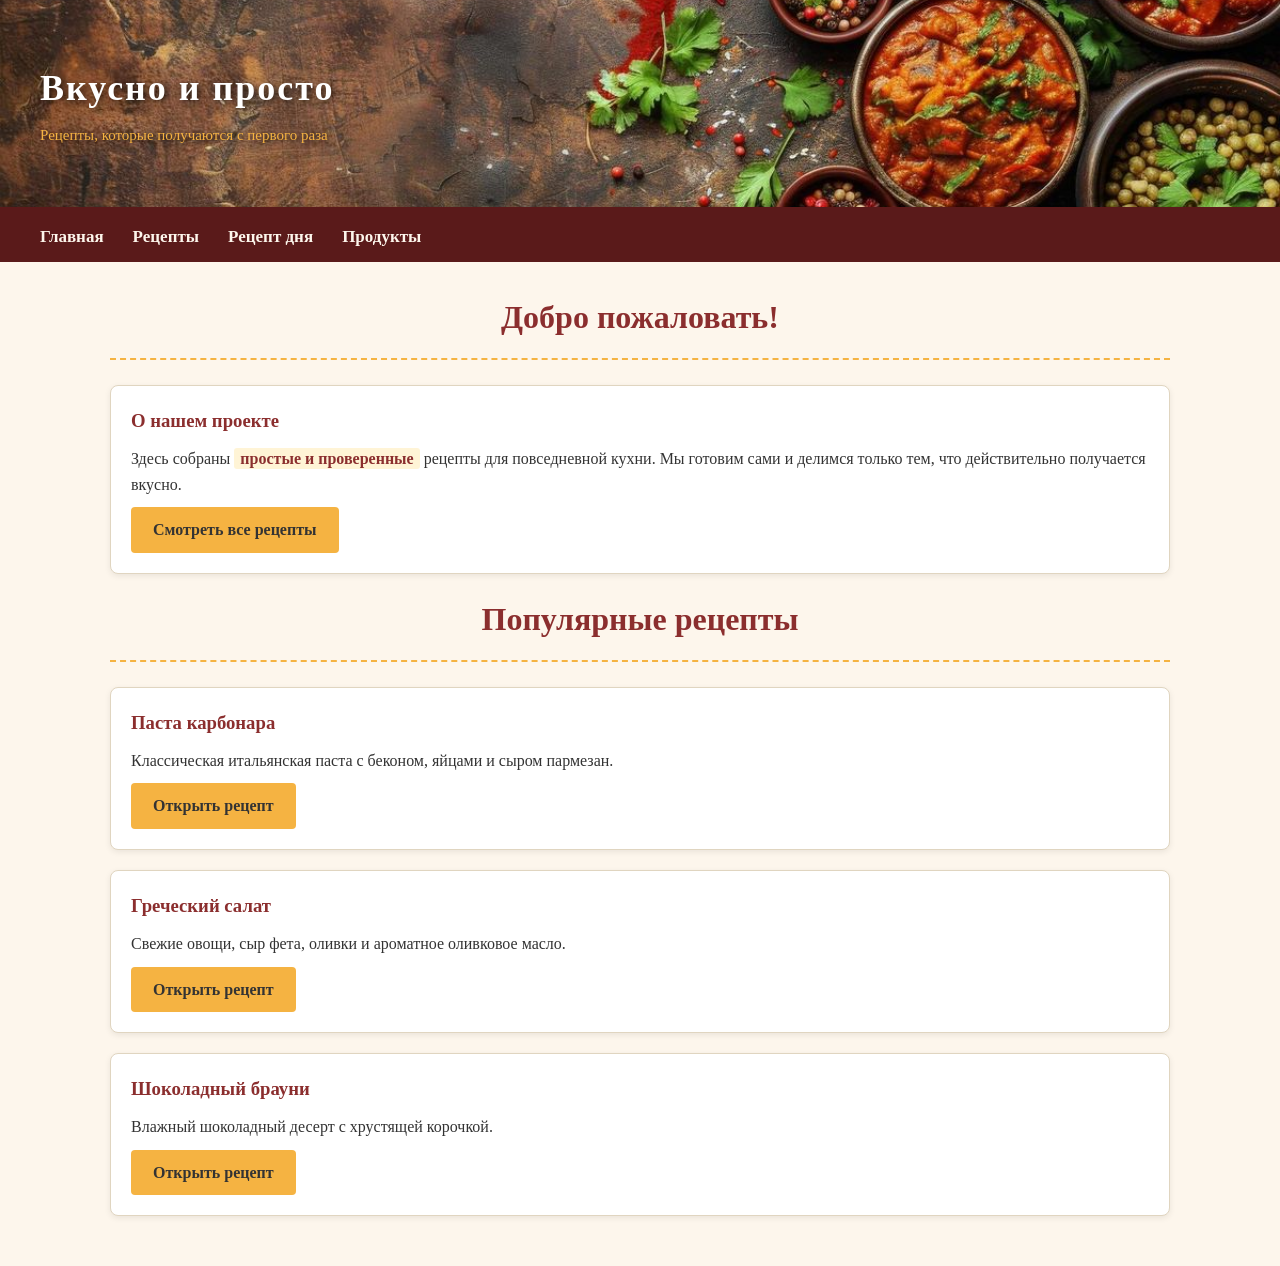
<file: lab2/index.html>
<!DOCTYPE html>
<html lang="ru">
    <head>
    <meta charset="UTF-8">
    <meta name="viewport" content="width=device-width, initial-scale=1.0">
    <title>Вкусно и просто — Главная</title>
    <link rel="stylesheet" href="css/style.css">
</head>
<body>

<header>
    <h1>Вкусно и просто</h1>
    <p>Рецепты, которые получаются с первого раза</p>
</header>

<nav>
    <a href="index.html">Главная</a>
    <a href="recipes.html">Рецепты</a>
    <a href="recipe.html">Рецепт дня</a>
    <a href="products.html">Продукты</a>
</nav>

<div class="container">

    <h2 class="page-title">Добро пожаловать!</h2>

    <div class="card">
        <h3>О нашем проекте</h3>
        <p>
            Здесь собраны <span class="highlight">простые и проверенные</span> рецепты
            для повседневной кухни. Мы готовим сами и делимся только тем, что
            действительно получается вкусно.
        </p>
        <a href="recipes.html" class="btn">Смотреть все рецепты</a>
    </div>

    <h2 class="page-title">Популярные рецепты</h2>

    <div class="card">
        <h3> Паста карбонара</h3>
        <p>Классическая итальянская паста с беконом, яйцами и сыром пармезан.</p>
        <a href="recipe.html" class="btn">Открыть рецепт</a>
    </div>

    <div class="card">
        <h3> Греческий салат</h3>
        <p>Свежие овощи, сыр фета, оливки и ароматное оливковое масло.</p>
        <a href="recipe.html" class="btn">Открыть рецепт</a>
    </div>

    <div class="card">
        <h3> Шоколадный брауни</h3>
        <p>Влажный шоколадный десерт с хрустящей корочкой.</p>
        <a href="recipe.html" class="btn">Открыть рецепт</a>
    </div>

</div>

</body>
</html>
</file>
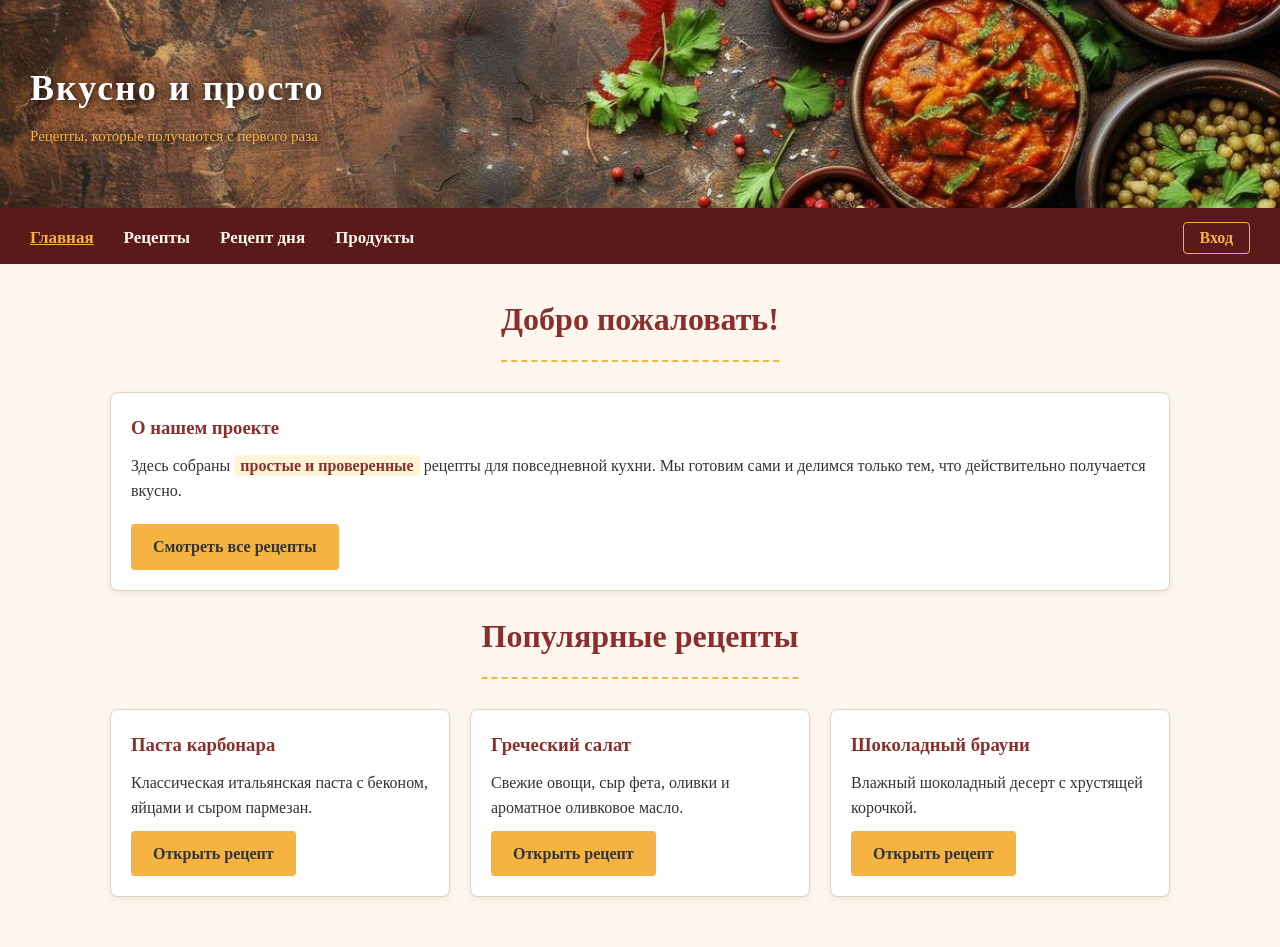
<file: lab4/index.html>
<!DOCTYPE html>
<html lang="ru">
<head>
  <meta charset="UTF-8">
  <meta name="viewport" content="width=device-width, initial-scale=1.0">
  <title>Вкусно и просто — Главная</title>
  <link rel="stylesheet" href="css/variables.css">
  <link rel="stylesheet" href="css/base.css">
  <link rel="stylesheet" href="css/flex.css">
  <link rel="stylesheet" href="css/animation.css">
  <link rel="stylesheet" href="css/form.css">
</head>
<body>

  <header class="header">
    <h1 class="header__title">Вкусно и просто</h1>
    <p class="header__subtitle">Рецепты, которые получаются с первого раза</p>
  </header>

  <nav class="nav layout__nav">
    <a class="nav__link nav__link--active" href="index.html">Главная</a>
    <a class="nav__link" href="recipes.html">Рецепты</a>
    <a class="nav__link" href="recipe.html">Рецепт дня</a>
    <a class="nav__link" href="products.html">Продукты</a>
    
  
   <button class="nav__login-btn" id="open-login">Вход</button>
  </nav>

  <main class="main">
    <h2 class="page-title">Добро пожаловать!</h2>

    <div class="card">
      <h3 class="card__title">О нашем проекте</h3>
      <p class="card__text">
        Здесь собраны <span class="highlight">простые и проверенные</span> рецепты
        для повседневной кухни. Мы готовим сами и делимся только тем, что
        действительно получается вкусно.
      </p>
      <a href="recipes.html" class="button">Смотреть все рецепты</a>
    </div>

    <h2 class="page-title">Популярные рецепты</h2>

    <div class="cards">
      <article class="card">
        <h3 class="card__title">Паста карбонара</h3>
        <p class="card__text">Классическая итальянская паста с беконом, яйцами и сыром пармезан.</p>
        <a href="recipe.html" class="button">Открыть рецепт</a>
      </article>

      <article class="card">
        <h3 class="card__title">Греческий салат</h3>
        <p class="card__text">Свежие овощи, сыр фета, оливки и ароматное оливковое масло.</p>
        <a href="recipe.html" class="button">Открыть рецепт</a>
      </article>

      <article class="card">
        <h3 class="card__title">Шоколадный брауни</h3>
        <p class="card__text">Влажный шоколадный десерт с хрустящей корочкой.</p>
        <a href="recipe.html" class="button">Открыть рецепт</a>
      </article>
    </div>
  </main>
  <div class="modal" id="login-modal">
  <div class="modal__overlay" id="close-modal-overlay"></div>
  <div class="modal__content">
    <button class="modal__close" id="close-modal-btn">&times;</button>
    
    <form class="form" id="login-form" novalidate>
      <h2 class="form__title">Вход в личный кабинет</h2>
      
      <label class="form__field">
        <span class="form__label">Логин</span>
        <input class="form__input" type="text" id="login" name="login" placeholder="Ваш логин" required>
      </label>
      
      <label class="form__field">
        <span class="form__label">Пароль</span>
        <input class="form__input" type="password" id="password" name="password" placeholder="••••••••" required>
      </label>
      
      <label class="form__field">
        <span class="form__label">Email</span>
        <input class="form__input" type="email" id="email" name="email" placeholder="you@example.com">
      </label>
      
      <label class="form__checkbox">
        <input class="form__checkbox-input" type="checkbox" id="agreement" required>
        <span class="form__checkbox-text">Согласен на обработку персональных данных</span>
      </label>
      
      <button class="button button--primary form__submit" type="submit">Войти</button>
      <p class="form__message" id="form-message" role="status"></p>
    </form>
  </div>
</div>

<script src="js/form.js"></script>
</body>
</html>
</file>
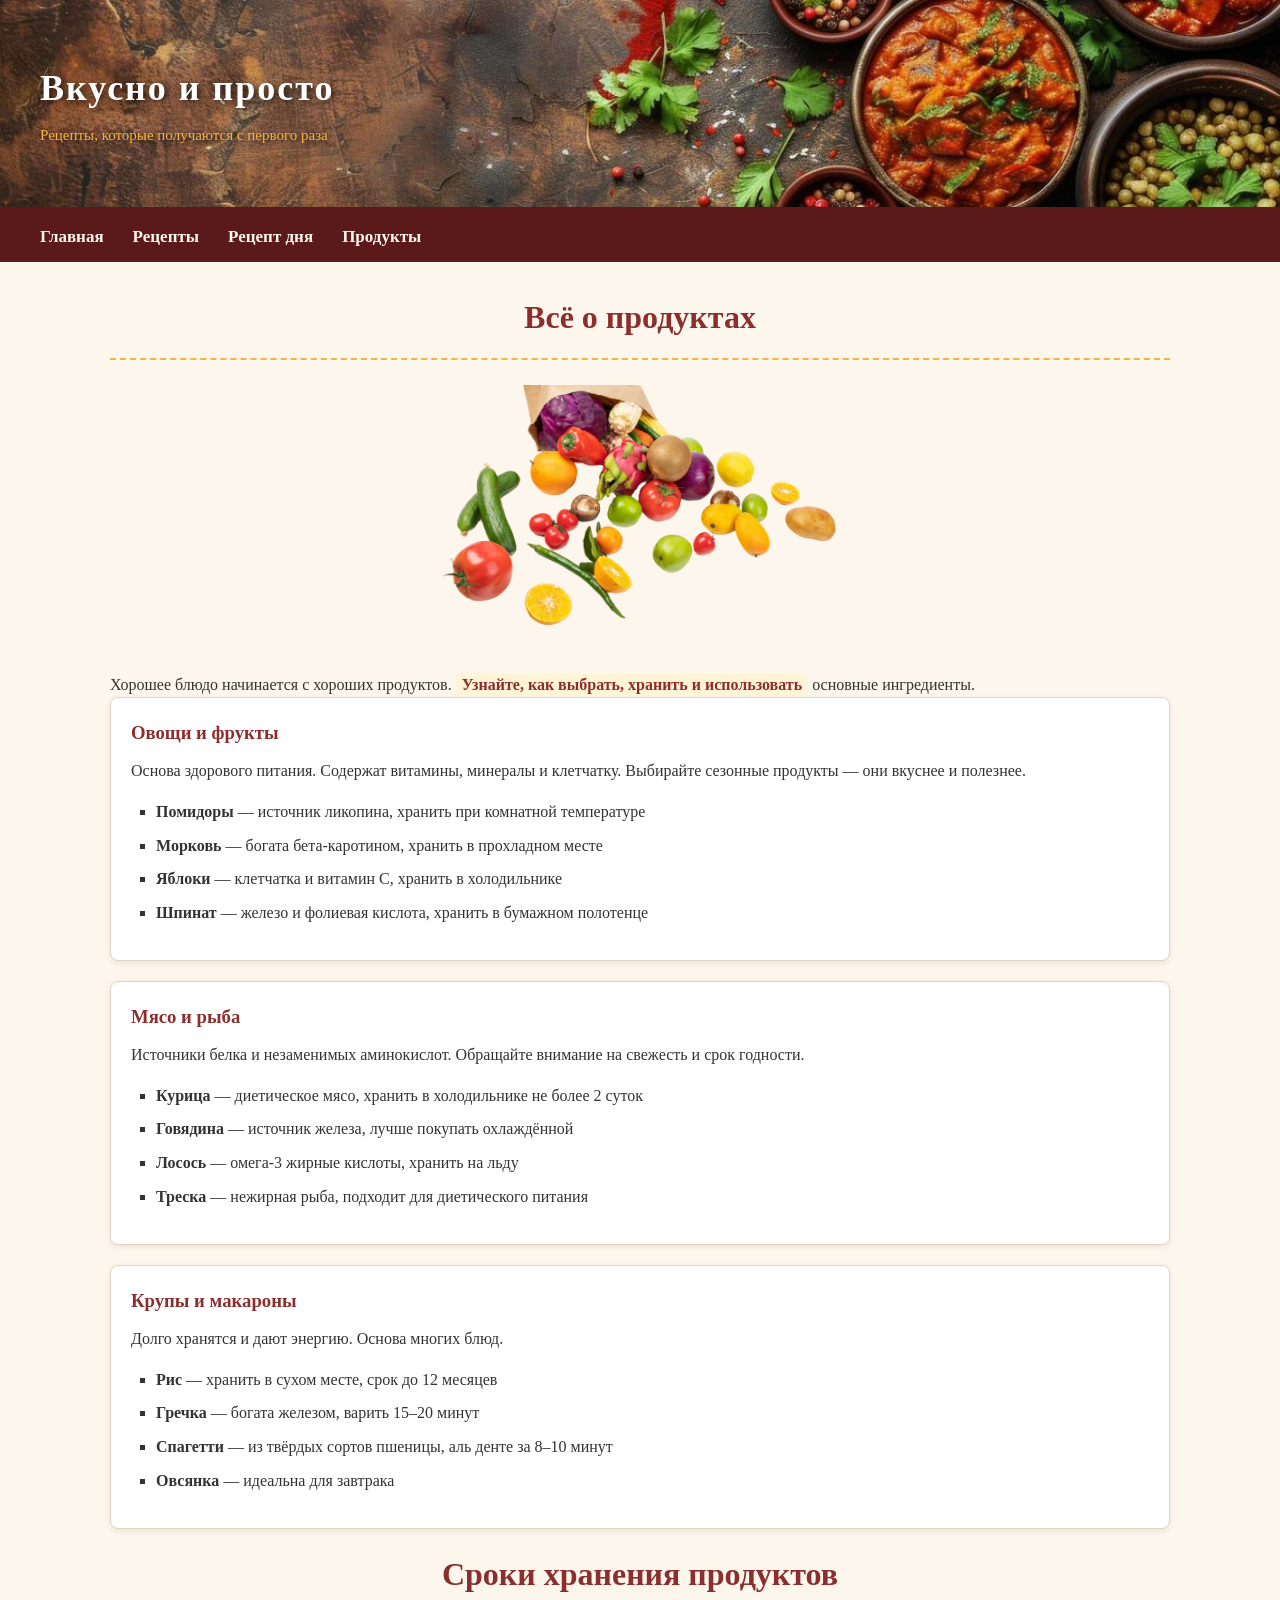
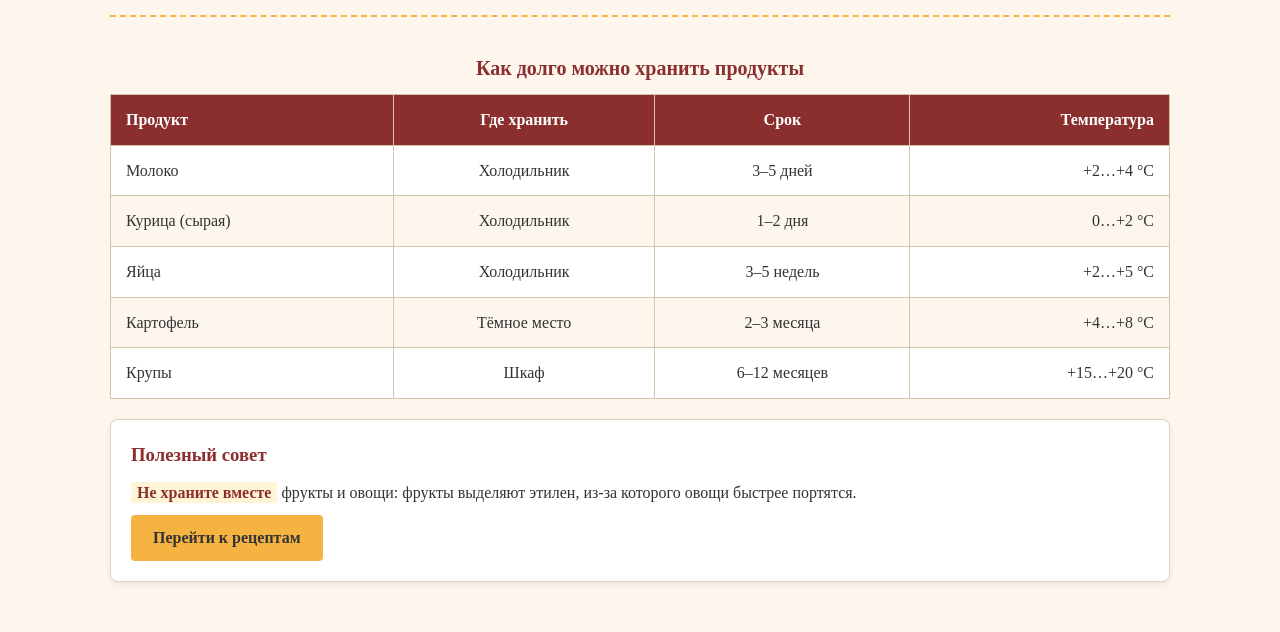
<file: lab2/products.html>
<!DOCTYPE html>
<html lang="ru">
<head>
    <meta charset="UTF-8">
    <meta name="viewport" content="width=device-width, initial-scale=1.0">
    <title>Вкусно и просто — Всё о продуктах</title>
    <link rel="stylesheet" href="css/style.css">
</head>
<body>

<header>
    <h1>Вкусно и просто</h1>
    <p>Рецепты, которые получаются с первого раза</p>
</header>

<nav>
    <a href="index.html">Главная</a>
    <a href="recipes.html">Рецепты</a>
    <a href="recipe.html">Рецепт дня</a>
    <a href="products.html">Продукты</a>
</nav>

<div class="container">

    <h2 class="page-title">Всё о продуктах</h2>

    <img class="small-image"
         src="images/овощи.png"
         alt="Овощи">

    <p>
        Хорошее блюдо начинается с хороших продуктов.
        <span class="highlight">Узнайте, как выбрать, хранить и использовать</span>
        основные ингредиенты.
    </p>

    <div class="card">
        <h3> Овощи и фрукты</h3>
        <p>
            Основа здорового питания. Содержат витамины, минералы и клетчатку.
            Выбирайте сезонные продукты — они вкуснее и полезнее.
        </p>
        <ul class="ingredients">
            <li><strong>Помидоры</strong> — источник ликопина, хранить при комнатной температуре</li>
            <li><strong>Морковь</strong> — богата бета-каротином, хранить в прохладном месте</li>
            <li><strong>Яблоки</strong> — клетчатка и витамин C, хранить в холодильнике</li>
            <li><strong>Шпинат</strong> — железо и фолиевая кислота, хранить в бумажном полотенце</li>
        </ul>
    </div>

    <div class="card">
        <h3> Мясо и рыба</h3>
        <p>
            Источники белка и незаменимых аминокислот. Обращайте внимание
            на свежесть и срок годности.
        </p>
        <ul class="ingredients">
            <li><strong>Курица</strong> — диетическое мясо, хранить в холодильнике не более 2 суток</li>
            <li><strong>Говядина</strong> — источник железа, лучше покупать охлаждённой</li>
            <li><strong>Лосось</strong> — омега-3 жирные кислоты, хранить на льду</li>
            <li><strong>Треска</strong> — нежирная рыба, подходит для диетического питания</li>
        </ul>
    </div>

    <div class="card">
        <h3> Крупы и макароны</h3>
        <p>
            Долго хранятся и дают энергию. Основа многих блюд.
        </p>
        <ul class="ingredients">
            <li><strong>Рис</strong> — хранить в сухом месте, срок до 12 месяцев</li>
            <li><strong>Гречка</strong> — богата железом, варить 15–20 минут</li>
            <li><strong>Спагетти</strong> — из твёрдых сортов пшеницы, аль денте за 8–10 минут</li>
            <li><strong>Овсянка</strong> — идеальна для завтрака</li>
        </ul>
    </div>

    <h2 class="page-title">Сроки хранения продуктов</h2>

    <table>
        <caption>Как долго можно хранить продукты</caption>
        <thead>
            <tr>
                <th class="col-left">Продукт</th>
                <th class="col-center">Где хранить</th>
                <th class="col-center">Срок</th>
                <th class="col-right">Температура</th>
            </tr>
        </thead>
        <tbody>
            <tr>
                <td class="col-left">Молоко</td>
                <td class="col-center">Холодильник</td>
                <td class="col-center">3–5 дней</td>
                <td class="col-right">+2…+4 °C</td>
            </tr>
            <tr>
                <td class="col-left">Курица (сырая)</td>
                <td class="col-center">Холодильник</td>
                <td class="col-center">1–2 дня</td>
                <td class="col-right">0…+2 °C</td>
            </tr>
            <tr>
                <td class="col-left">Яйца</td>
                <td class="col-center">Холодильник</td>
                <td class="col-center">3–5 недель</td>
                <td class="col-right">+2…+5 °C</td>
            </tr>
            <tr>
                <td class="col-left">Картофель</td>
                <td class="col-center">Тёмное место</td>
                <td class="col-center">2–3 месяца</td>
                <td class="col-right">+4…+8 °C</td>
            </tr>
            <tr>
                <td class="col-left">Крупы</td>
                <td class="col-center">Шкаф</td>
                <td class="col-center">6–12 месяцев</td>
                <td class="col-right">+15…+20 °C</td>
            </tr>
        </tbody>
    </table>

    <div class="card">
        <h3>Полезный совет</h3>
        <p>
            <span class="highlight">Не храните вместе</span> фрукты и овощи:
            фрукты выделяют этилен, из-за которого овощи быстрее портятся.
        </p>
        <a href="recipes.html" class="btn">Перейти к рецептам</a>
    </div>

</div>

</body>
</html>
</file>
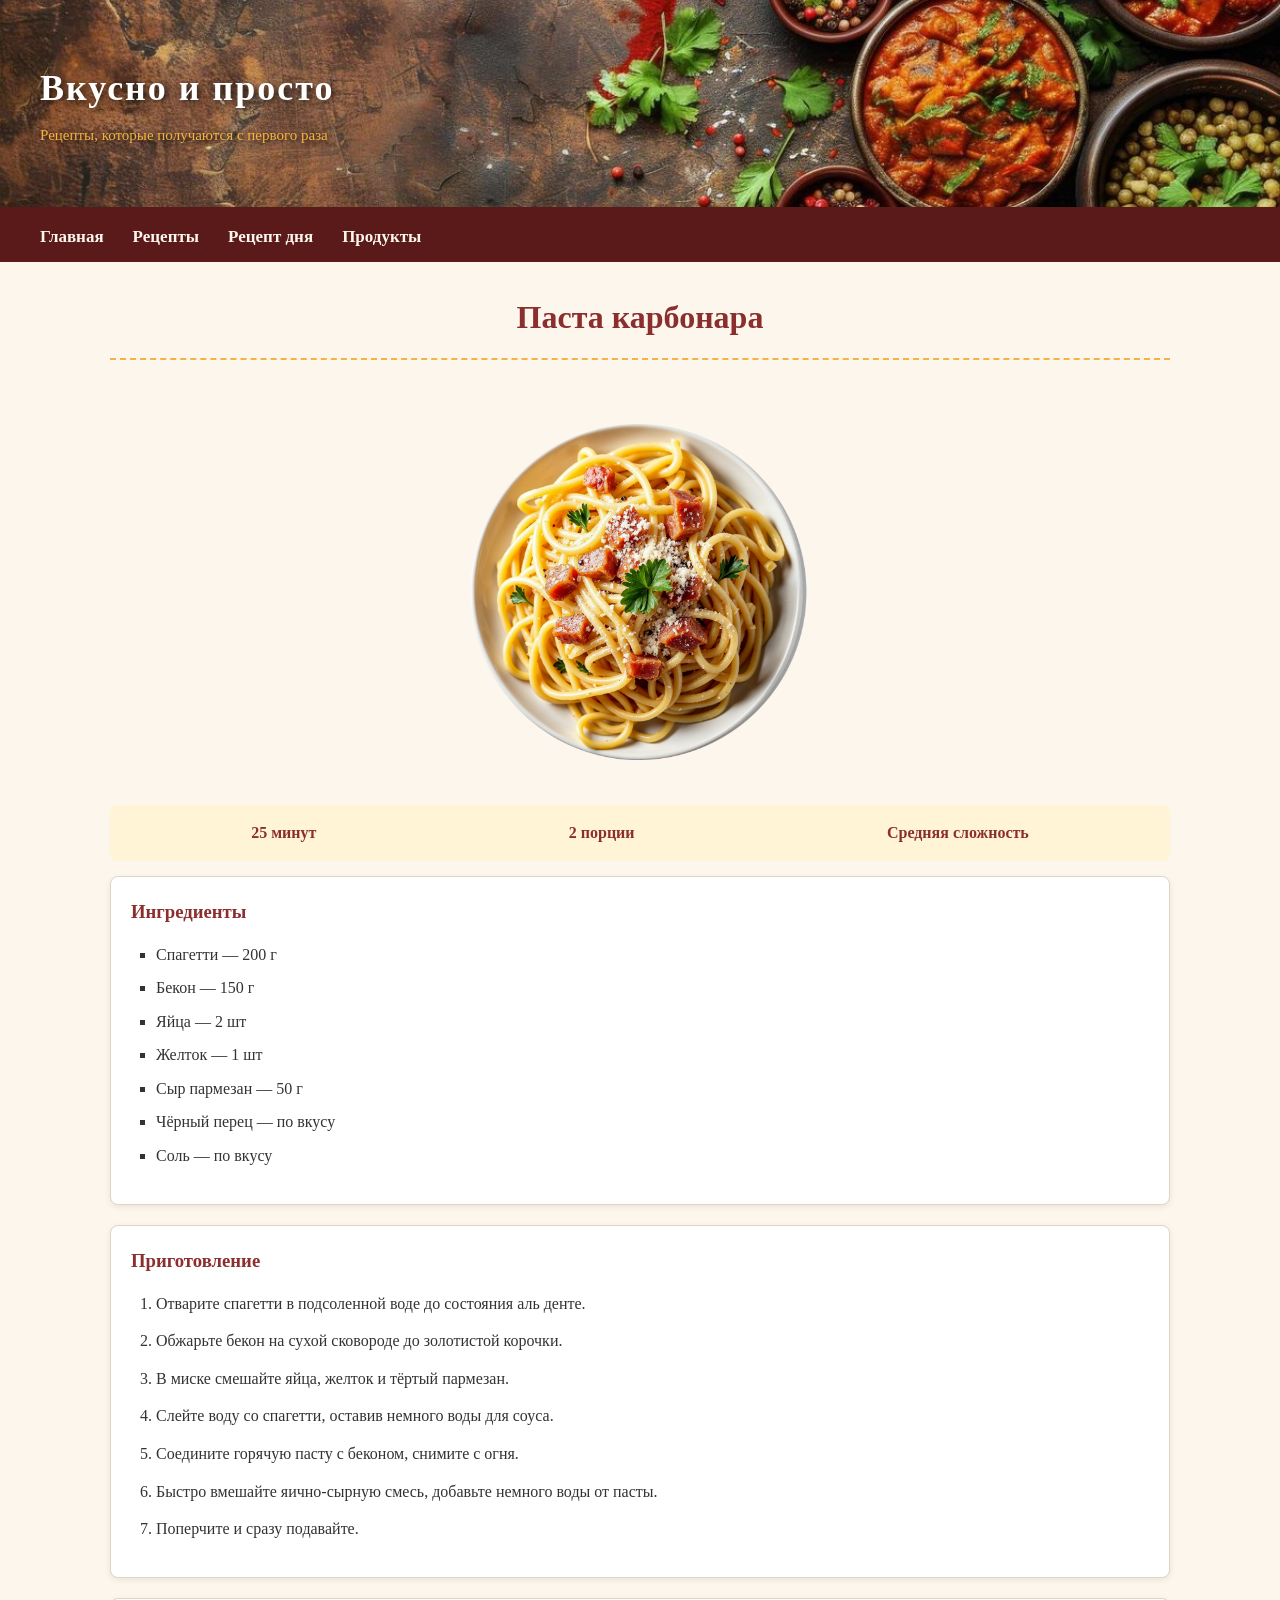
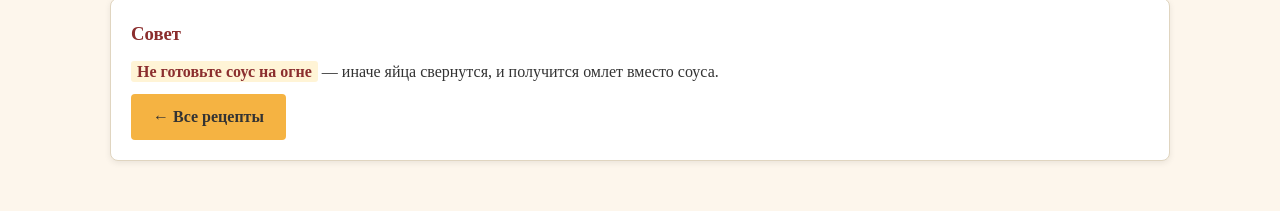
<file: lab2/recipe.html>
<!DOCTYPE html>
<html lang="ru">
<head>
    <meta charset="UTF-8">
    <meta name="viewport" content="width=device-width, initial-scale=1.0">
    <title>Вкусно и просто — Паста карбонара</title>
    <link rel="stylesheet" href="css/style.css">
</head>
<body>

<header>
    <h1>Вкусно и просто</h1>
    <p>Рецепты, которые получаются с первого раза</p>
</header>

<nav>
    <a href="index.html">Главная</a>
    <a href="recipes.html">Рецепты</a>
    <a href="recipe.html">Рецепт дня</a>
    <a href="products.html">Продукты</a>
</nav>

<div class="container">

    <h2 class="page-title">Паста карбонара</h2>

    <img class="small-image"
         src="images/паста.png"
         alt="Паста карбонара">
        

    <div class="recipe-meta">
        <span> 25 минут</span>
        <span> 2 порции</span>
        <span> Средняя сложность</span>
    </div>

    <div class="card">
        <h3>Ингредиенты</h3>
        <ul class="ingredients">
            <li>Спагетти — 200 г</li>
            <li>Бекон — 150 г</li>
            <li>Яйца — 2 шт</li>
            <li>Желток — 1 шт</li>
            <li>Сыр пармезан — 50 г</li>
            <li>Чёрный перец — по вкусу</li>
            <li>Соль — по вкусу</li>
        </ul>
    </div>

    <div class="card">
        <h3>Приготовление</h3>
        <ol class="steps">
            <li>Отварите спагетти в подсоленной воде до состояния аль денте.</li>
            <li>Обжарьте бекон на сухой сковороде до золотистой корочки.</li>
            <li>В миске смешайте яйца, желток и тёртый пармезан.</li>
            <li>Слейте воду со спагетти, оставив немного воды для соуса.</li>
            <li>Соедините горячую пасту с беконом, снимите с огня.</li>
            <li>Быстро вмешайте яично-сырную смесь, добавьте немного воды от пасты.</li>
            <li>Поперчите и сразу подавайте.</li>
        </ol>
    </div>

    <div class="card">
        <h3>Совет</h3>
        <p>
            <span class="highlight">Не готовьте соус на огне</span> — иначе яйца свернутся,
            и получится омлет вместо соуса.
        </p>
        <a href="recipes.html" class="btn">← Все рецепты</a>
    </div>

</div>



</body>
</html>
</file>
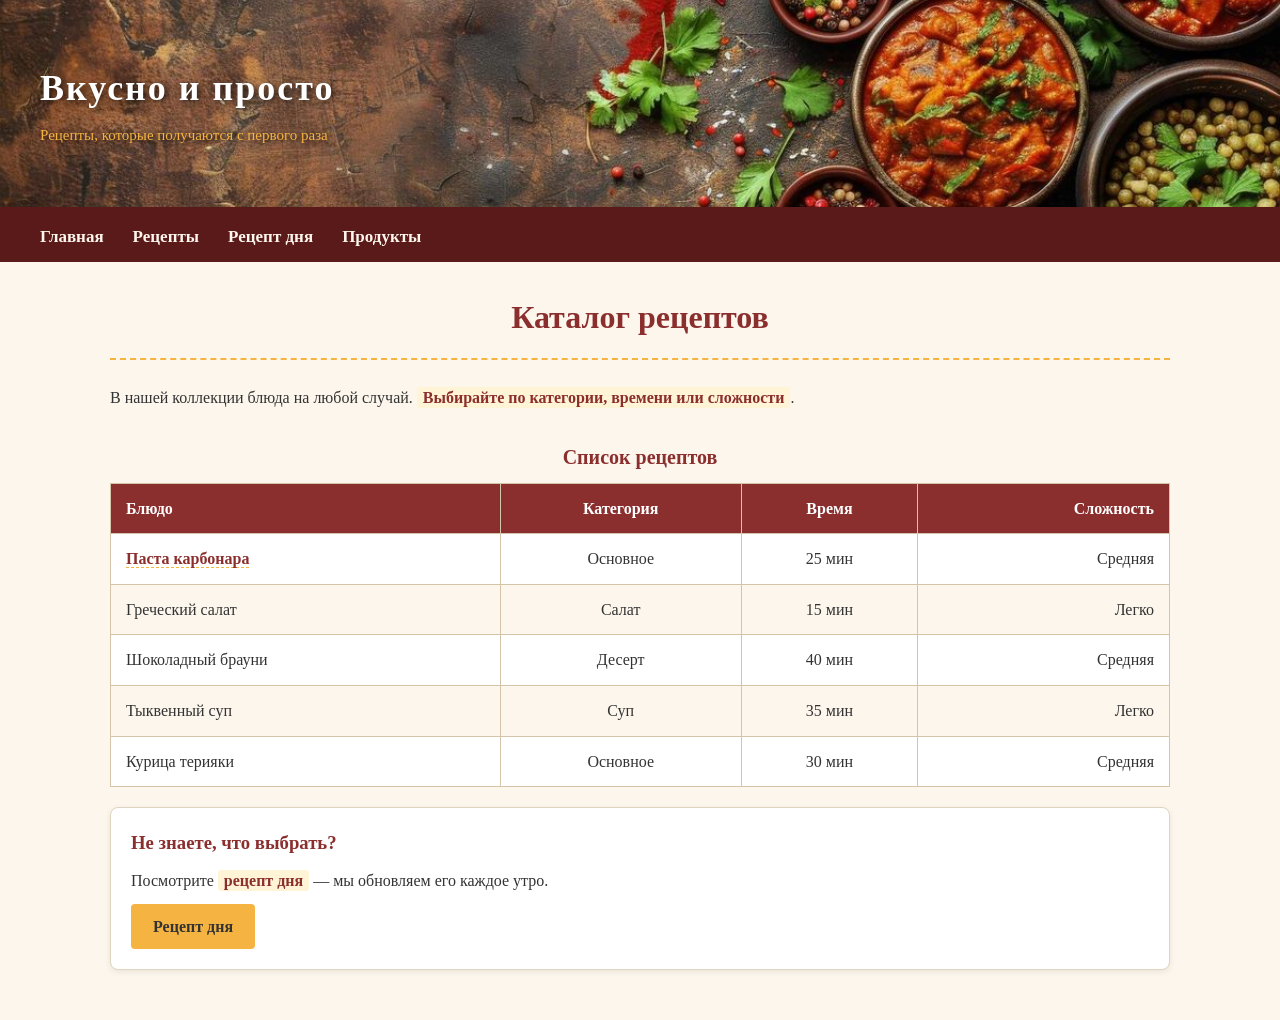
<file: lab2/recipes.html>
<!DOCTYPE html>
<html lang="ru">
<head>
    <meta charset="UTF-8">
    <meta name="viewport" content="width=device-width, initial-scale=1.0">
    <title>Вкусно и просто — Каталог рецептов</title>
    <link rel="stylesheet" href="css/style.css">
</head>
<body>

<header>
    <h1>Вкусно и просто</h1>
    <p>Рецепты, которые получаются с первого раза</p>
</header>

<nav>
    <a href="index.html">Главная</a>
    <a href="recipes.html">Рецепты</a>
    <a href="recipe.html">Рецепт дня</a>
    <a href="products.html">Продукты</a>
</nav>

<div class="container">

    <h2 class="page-title">Каталог рецептов</h2>
         

    <p>
        В нашей коллекции блюда на любой случай.
        <span class="highlight">Выбирайте по категории, времени или сложности</span>.
    </p>

    <table>
        <caption>Список рецептов</caption>
        <thead>
            <tr>
                <th class="col-left">Блюдо</th>
                <th class="col-center">Категория</th>
                <th class="col-center">Время</th>
                <th class="col-right">Сложность</th>
            </tr>
        </thead>
        <tbody>
            <tr>
                <td class="col-left"><a href="recipe.html">Паста карбонара</a></td>
                <td class="col-center">Основное</td>
                <td class="col-center">25 мин</td>
                <td class="col-right">Средняя</td>
            </tr>
            <tr>
                <td class="col-left">Греческий салат</td>
                <td class="col-center">Салат</td>
                <td class="col-center">15 мин</td>
                <td class="col-right">Легко</td>
            </tr>
            <tr>
                <td class="col-left">Шоколадный брауни</td>
                <td class="col-center">Десерт</td>
                <td class="col-center">40 мин</td>
                <td class="col-right">Средняя</td>
            </tr>
            <tr>
                <td class="col-left">Тыквенный суп</td>
                <td class="col-center">Суп</td>
                <td class="col-center">35 мин</td>
                <td class="col-right">Легко</td>
            </tr>
            <tr>
                <td class="col-left">Курица терияки</td>
                <td class="col-center">Основное</td>
                <td class="col-center">30 мин</td>
                <td class="col-right">Средняя</td>
            </tr>
        </tbody>
    </table>

    <div class="card">
        <h3>Не знаете, что выбрать?</h3>
        <p>Посмотрите <span class="highlight">рецепт дня</span> — мы обновляем его каждое утро.</p>
        <a href="recipe.html" class="btn">Рецепт дня</a>
    </div>

</div>


</body>
</html>
</file>
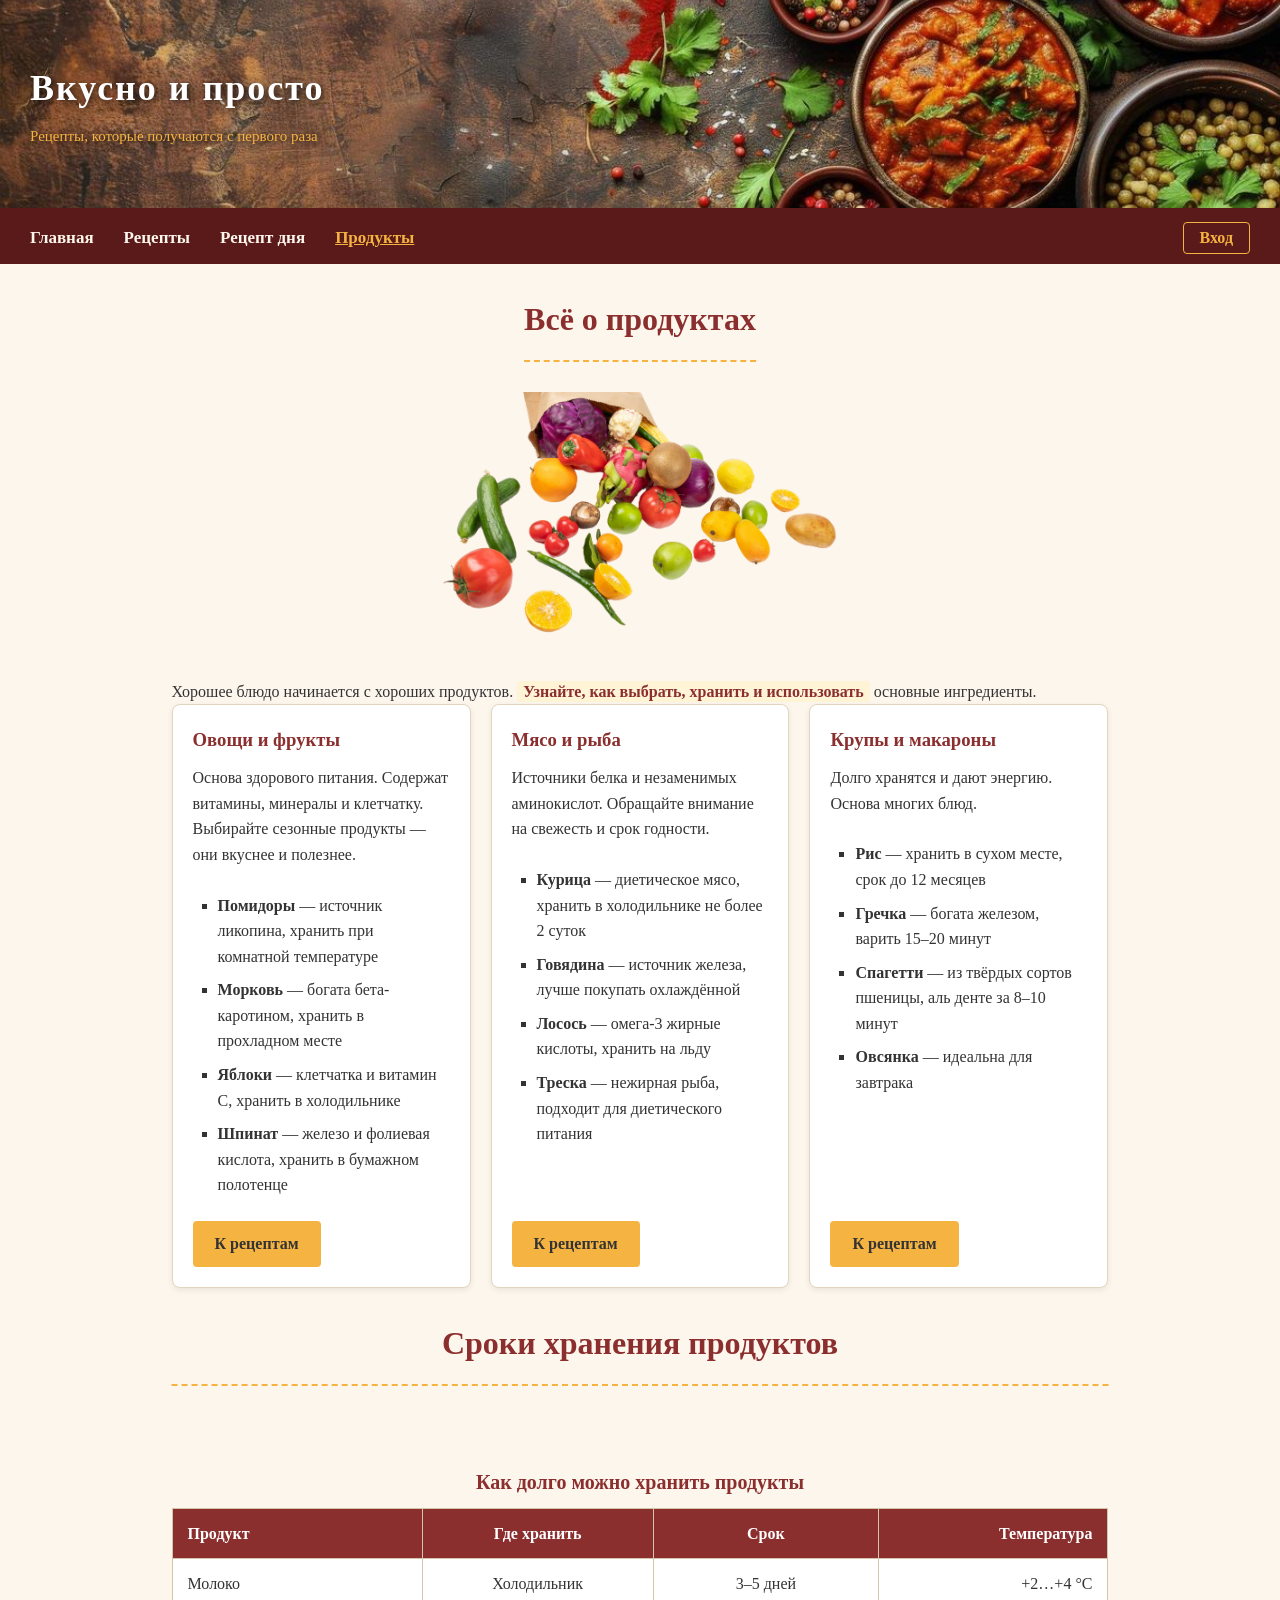
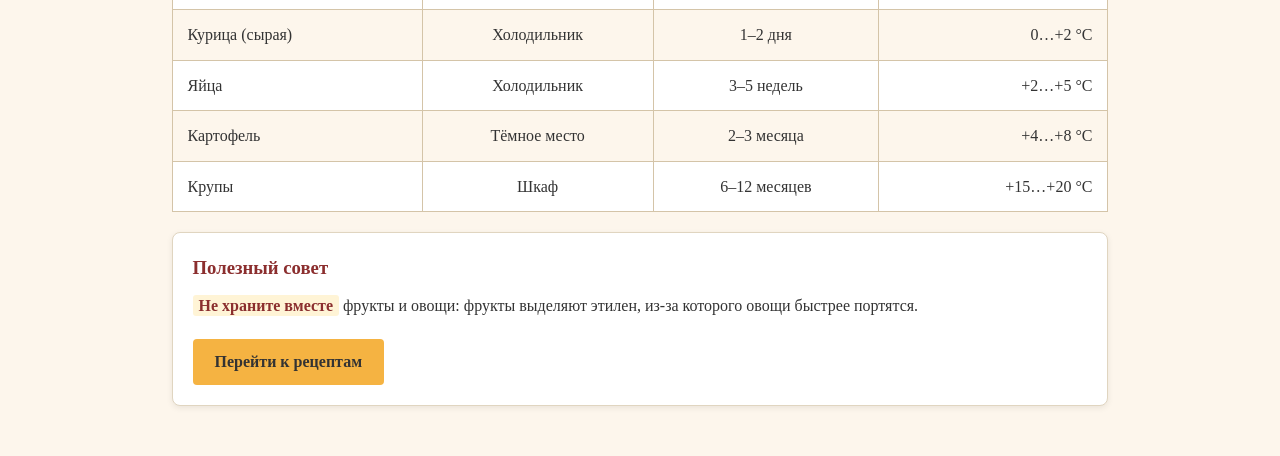
<file: lab4/products.html>
<!DOCTYPE html>
<html lang="ru">
<head>
  <meta charset="UTF-8">
  <meta name="viewport" content="width=device-width, initial-scale=1.0">
  <title>Вкусно и просто — Всё о продуктах</title>
  <link rel="stylesheet" href="css/variables.css">
  <link rel="stylesheet" href="css/base.css">
  <link rel="stylesheet" href="css/grid.css">
  <link rel="stylesheet" href="css/animation.css">
  <link rel="stylesheet" href="css/form.css">
</head>
<body class="layout">

  <header class="header layout__header">
    <h1 class="header__title">Вкусно и просто</h1>
    <p class="header__subtitle">Рецепты, которые получаются с первого раза</p>
  </header>

  <nav class="nav layout__nav">
    <a class="nav__link" href="index.html">Главная</a>
    <a class="nav__link" href="recipes.html">Рецепты</a>
    <a class="nav__link" href="recipe.html">Рецепт дня</a>
    <a class="nav__link nav__link--active" href="products.html">Продукты</a>
    <button class="nav__login-btn" id="open-login">Вход</button>
  </nav>

  <main class="main layout__main">
    <h2 class="page-title">Всё о продуктах</h2>

    <img class="small-image" src="images/овощи.png" alt="Овощи">

    <p>
      Хорошее блюдо начинается с хороших продуктов.
      <span class="highlight">Узнайте, как выбрать, хранить и использовать</span>
      основные ингредиенты.
    </p>

    <div class="product-grid">
      <article class="card">
        <h3 class="card__title">Овощи и фрукты</h3>
        <p class="card__text">
          Основа здорового питания. Содержат витамины, минералы и клетчатку.
          Выбирайте сезонные продукты — они вкуснее и полезнее.
        </p>
        <ul class="list list--ingredients">
          <li class="list__item"><strong>Помидоры</strong> — источник ликопина, хранить при комнатной температуре</li>
          <li class="list__item"><strong>Морковь</strong> — богата бета-каротином, хранить в прохладном месте</li>
          <li class="list__item"><strong>Яблоки</strong> — клетчатка и витамин C, хранить в холодильнике</li>
          <li class="list__item"><strong>Шпинат</strong> — железо и фолиевая кислота, хранить в бумажном полотенце</li>
        </ul>
        <a href="recipes.html" class="button">К рецептам</a>
      </article>

      <article class="card">
        <h3 class="card__title">Мясо и рыба</h3>
        <p class="card__text">
          Источники белка и незаменимых аминокислот. Обращайте внимание
          на свежесть и срок годности.
        </p>
        <ul class="list list--ingredients">
          <li class="list__item"><strong>Курица</strong> — диетическое мясо, хранить в холодильнике не более 2 суток</li>
          <li class="list__item"><strong>Говядина</strong> — источник железа, лучше покупать охлаждённой</li>
          <li class="list__item"><strong>Лосось</strong> — омега-3 жирные кислоты, хранить на льду</li>
          <li class="list__item"><strong>Треска</strong> — нежирная рыба, подходит для диетического питания</li>
        </ul>
        <a href="recipes.html" class="button">К рецептам</a>
      </article>

      <article class="card">
        <h3 class="card__title">Крупы и макароны</h3>
        <p class="card__text">
          Долго хранятся и дают энергию. Основа многих блюд.
        </p>
        <ul class="list list--ingredients">
          <li class="list__item"><strong>Рис</strong> — хранить в сухом месте, срок до 12 месяцев</li>
          <li class="list__item"><strong>Гречка</strong> — богата железом, варить 15–20 минут</li>
          <li class="list__item"><strong>Спагетти</strong> — из твёрдых сортов пшеницы, аль денте за 8–10 минут</li>
          <li class="list__item"><strong>Овсянка</strong> — идеальна для завтрака</li>
        </ul>
        <a href="recipes.html" class="button">К рецептам</a>
      </article>
    </div>

    <section class="storage">
      <h2 class="page-title">Сроки хранения продуктов</h2>

      <table class="table">
        <caption class="table__caption">Как долго можно хранить продукты</caption>
        <thead>
          <tr>
            <th class="table__cell--left">Продукт</th>
            <th class="table__cell--center">Где хранить</th>
            <th class="table__cell--center">Срок</th>
            <th class="table__cell--right">Температура</th>
          </tr>
        </thead>
        <tbody>
          <tr>
            <td class="table__cell--left">Молоко</td>
            <td class="table__cell--center">Холодильник</td>
            <td class="table__cell--center">3–5 дней</td>
            <td class="table__cell--right">+2…+4 °C</td>
          </tr>
          <tr>
            <td class="table__cell--left">Курица (сырая)</td>
            <td class="table__cell--center">Холодильник</td>
            <td class="table__cell--center">1–2 дня</td>
            <td class="table__cell--right">0…+2 °C</td>
          </tr>
          <tr>
            <td class="table__cell--left">Яйца</td>
            <td class="table__cell--center">Холодильник</td>
            <td class="table__cell--center">3–5 недель</td>
            <td class="table__cell--right">+2…+5 °C</td>
          </tr>
          <tr>
            <td class="table__cell--left">Картофель</td>
            <td class="table__cell--center">Тёмное место</td>
            <td class="table__cell--center">2–3 месяца</td>
            <td class="table__cell--right">+4…+8 °C</td>
          </tr>
          <tr>
            <td class="table__cell--left">Крупы</td>
            <td class="table__cell--center">Шкаф</td>
            <td class="table__cell--center">6–12 месяцев</td>
            <td class="table__cell--right">+15…+20 °C</td>
          </tr>
        </tbody>
      </table>
    </section>

    <div class="card">
      <h3 class="card__title">Полезный совет</h3>
      <p class="card__text">
        <span class="highlight">Не храните вместе</span> фрукты и овощи:
        фрукты выделяют этилен, из-за которого овощи быстрее портятся.
      </p>
      <a href="recipes.html" class="button">Перейти к рецептам</a>
    </div>
  </main>

    <div class="modal" id="login-modal">
    <div class="modal__overlay" id="close-modal-overlay"></div>
    <div class="modal__content">
        <button class="modal__close" id="close-modal-btn">&times;</button>
        
        <form class="form" id="login-form" novalidate>
        <h2 class="form__title">Вход в личный кабинет</h2>
        
        <label class="form__field">
            <span class="form__label">Логин</span>
            <input class="form__input" type="text" id="login" name="login" placeholder="Ваш логин" required>
        </label>
        
        <label class="form__field">
            <span class="form__label">Пароль</span>
            <input class="form__input" type="password" id="password" name="password" placeholder="••••••••" required>
        </label>
        
        <label class="form__field">
            <span class="form__label">Email</span>
            <input class="form__input" type="email" id="email" name="email" placeholder="you@example.com">
        </label>
        
        <label class="form__checkbox">
            <input class="form__checkbox-input" type="checkbox" id="agreement" required>
            <span class="form__checkbox-text">Согласен на обработку персональных данных</span>
        </label>
        
        <button class="button button--primary form__submit" type="submit">Войти</button>
        <p class="form__message" id="form-message" role="status"></p>
        </form>
    </div>
    <script src="js/form.js"></script>
</body>
</html>
</file>
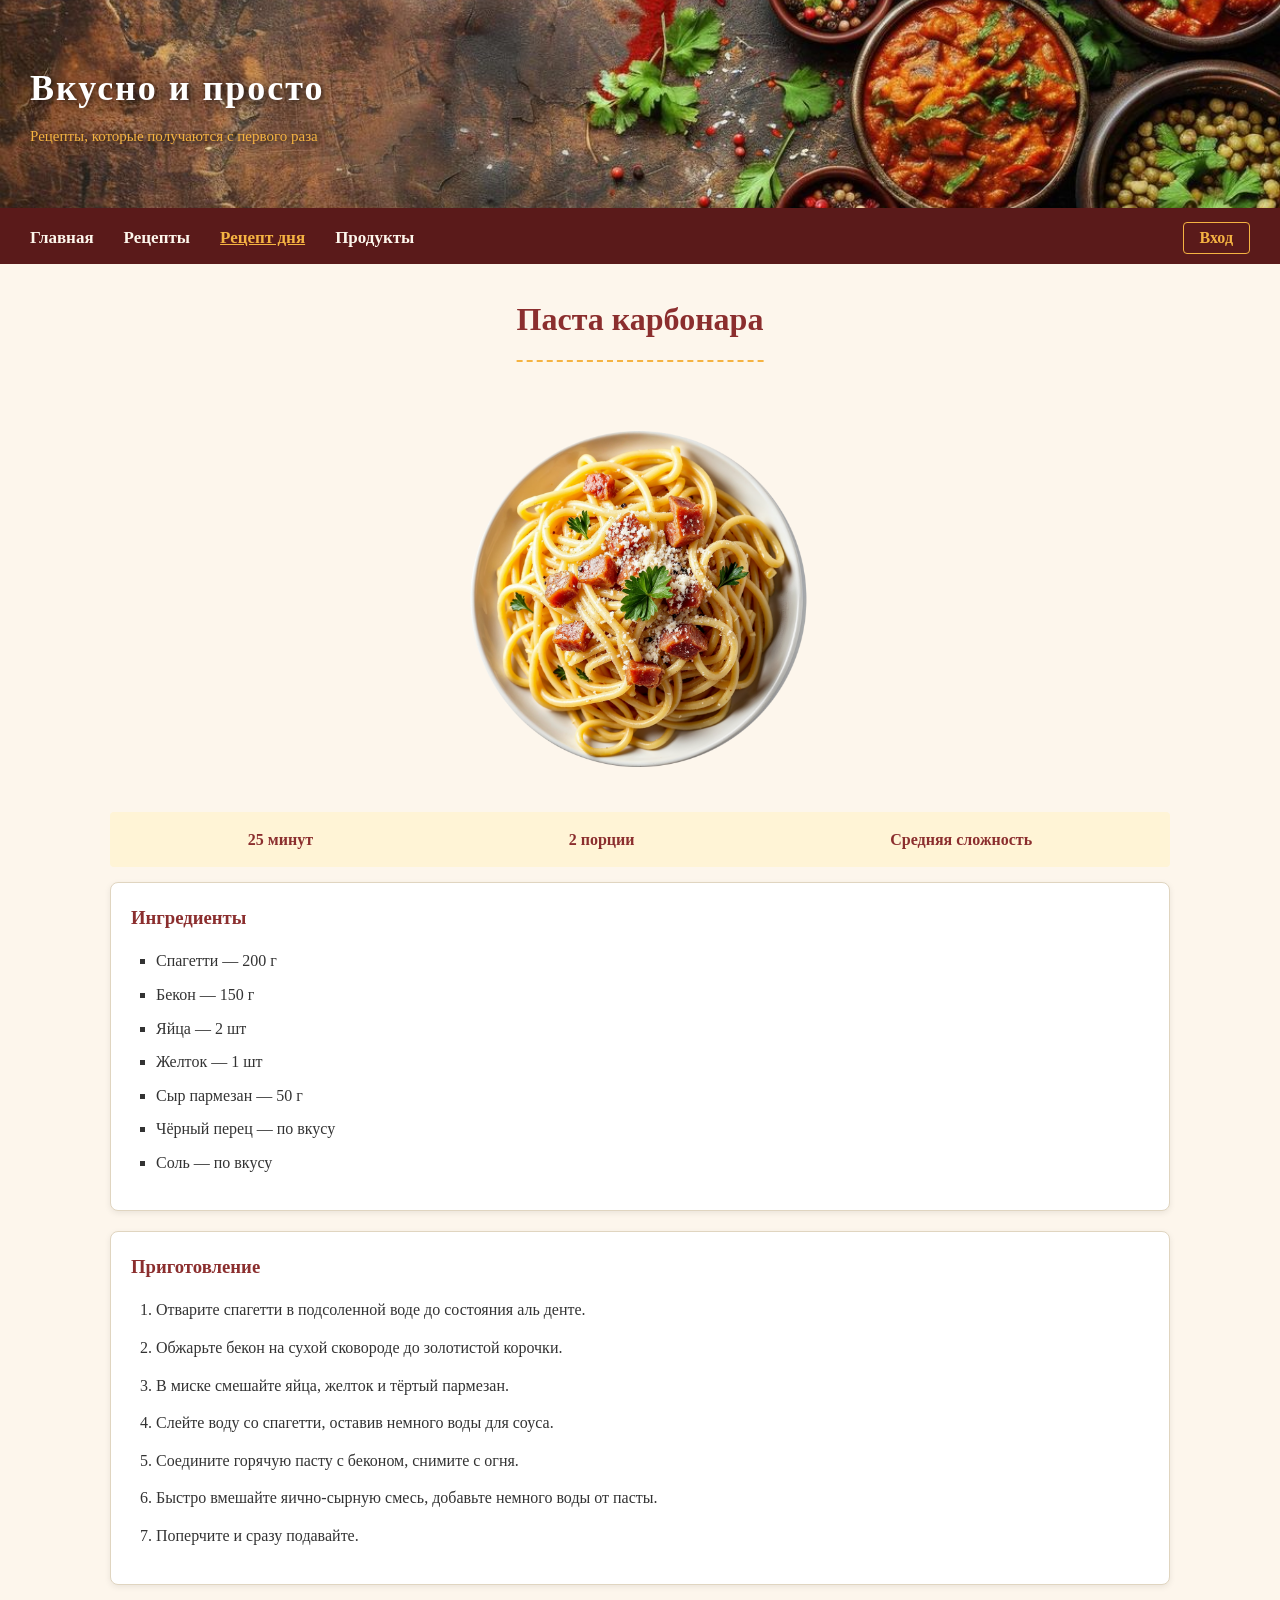
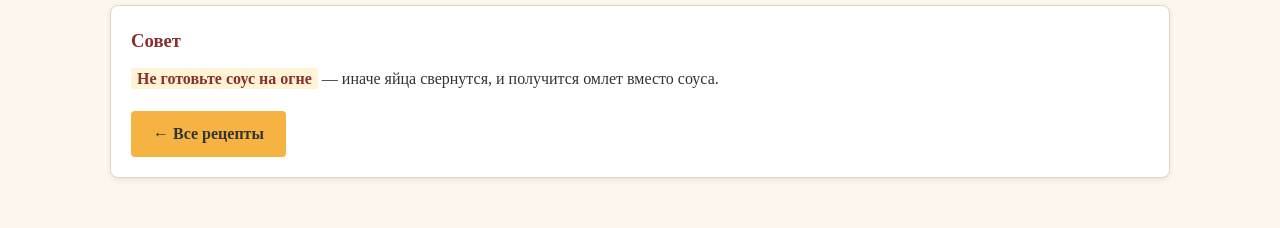
<file: lab4/recipe.html>
<!DOCTYPE html>
<html lang="ru">
<head>
  <meta charset="UTF-8">
  <meta name="viewport" content="width=device-width, initial-scale=1.0">
  <title>Вкусно и просто — Паста карбонара</title>
  <link rel="stylesheet" href="css/variables.css">
  <link rel="stylesheet" href="css/base.css">
  <link rel="stylesheet" href="css/flex.css">
  <link rel="stylesheet" href="css/animation.css">
  <link rel="stylesheet" href="css/form.css">
</head>
<body>

  <header class="header">
    <h1 class="header__title">Вкусно и просто</h1>
    <p class="header__subtitle">Рецепты, которые получаются с первого раза</p>
  </header>

  <nav class="nav">
    <a class="nav__link" href="index.html">Главная</a>
    <a class="nav__link" href="recipes.html">Рецепты</a>
    <a class="nav__link nav__link--active" href="recipe.html">Рецепт дня</a>
    <a class="nav__link" href="products.html">Продукты</a>
    
    <button class="nav__login-btn" id="open-login">Вход</button>
  </nav>

  <main class="main">
    <h2 class="page-title"> Паста карбонара</h2>

    <img class="small-image" src="images/паста.png" alt="Паста карбонара">

    <div class="recipe-meta">
      <span class="recipe-meta__item">25 минут</span>
      <span class="recipe-meta__item">2 порции</span>
      <span class="recipe-meta__item">Средняя сложность</span>
    </div>

    <div class="card">
      <h3 class="card__title">Ингредиенты</h3>
      <ul class="list list--ingredients">
        <li class="list__item">Спагетти — 200 г</li>
        <li class="list__item">Бекон — 150 г</li>
        <li class="list__item">Яйца — 2 шт</li>
        <li class="list__item">Желток — 1 шт</li>
        <li class="list__item">Сыр пармезан — 50 г</li>
        <li class="list__item">Чёрный перец — по вкусу</li>
        <li class="list__item">Соль — по вкусу</li>
      </ul>
    </div>

    <div class="card">
      <h3 class="card__title">Приготовление</h3>
      <ol class="list list--steps">
        <li class="list__item">Отварите спагетти в подсоленной воде до состояния аль денте.</li>
        <li class="list__item">Обжарьте бекон на сухой сковороде до золотистой корочки.</li>
        <li class="list__item">В миске смешайте яйца, желток и тёртый пармезан.</li>
        <li class="list__item">Слейте воду со спагетти, оставив немного воды для соуса.</li>
        <li class="list__item">Соедините горячую пасту с беконом, снимите с огня.</li>
        <li class="list__item">Быстро вмешайте яично-сырную смесь, добавьте немного воды от пасты.</li>
        <li class="list__item">Поперчите и сразу подавайте.</li>
      </ol>
    </div>

    <div class="card">
      <h3 class="card__title">Совет</h3>
      <p class="card__text">
        <span class="highlight">Не готовьте соус на огне</span> — иначе яйца свернутся,
        и получится омлет вместо соуса.
      </p>
      <a href="recipes.html" class="button">← Все рецепты</a>
    </div>
  </main>

<div class="modal" id="login-modal">
  <div class="modal__overlay" id="close-modal-overlay"></div>
  <div class="modal__content">
    <button class="modal__close" id="close-modal-btn">&times;</button>
    
    <form class="form" id="login-form" novalidate>
      <h2 class="form__title">Вход в личный кабинет</h2>
      
      <label class="form__field">
        <span class="form__label">Логин</span>
        <input class="form__input" type="text" id="login" name="login" placeholder="Ваш логин" required>
      </label>
      
      <label class="form__field">
        <span class="form__label">Пароль</span>
        <input class="form__input" type="password" id="password" name="password" placeholder="••••••••" required>
      </label>
      
      <label class="form__field">
        <span class="form__label">Email</span>
        <input class="form__input" type="email" id="email" name="email" placeholder="you@example.com">
      </label>
      
      <label class="form__checkbox">
        <input class="form__checkbox-input" type="checkbox" id="agreement" required>
        <span class="form__checkbox-text">Согласен на обработку персональных данных</span>
      </label>
      
      <button class="button button--primary form__submit" type="submit">Войти</button>
      <p class="form__message" id="form-message" role="status"></p>
    </form>
  </div>
</div>

<script src="js/form.js"></script>
</body>
</html>
</file>
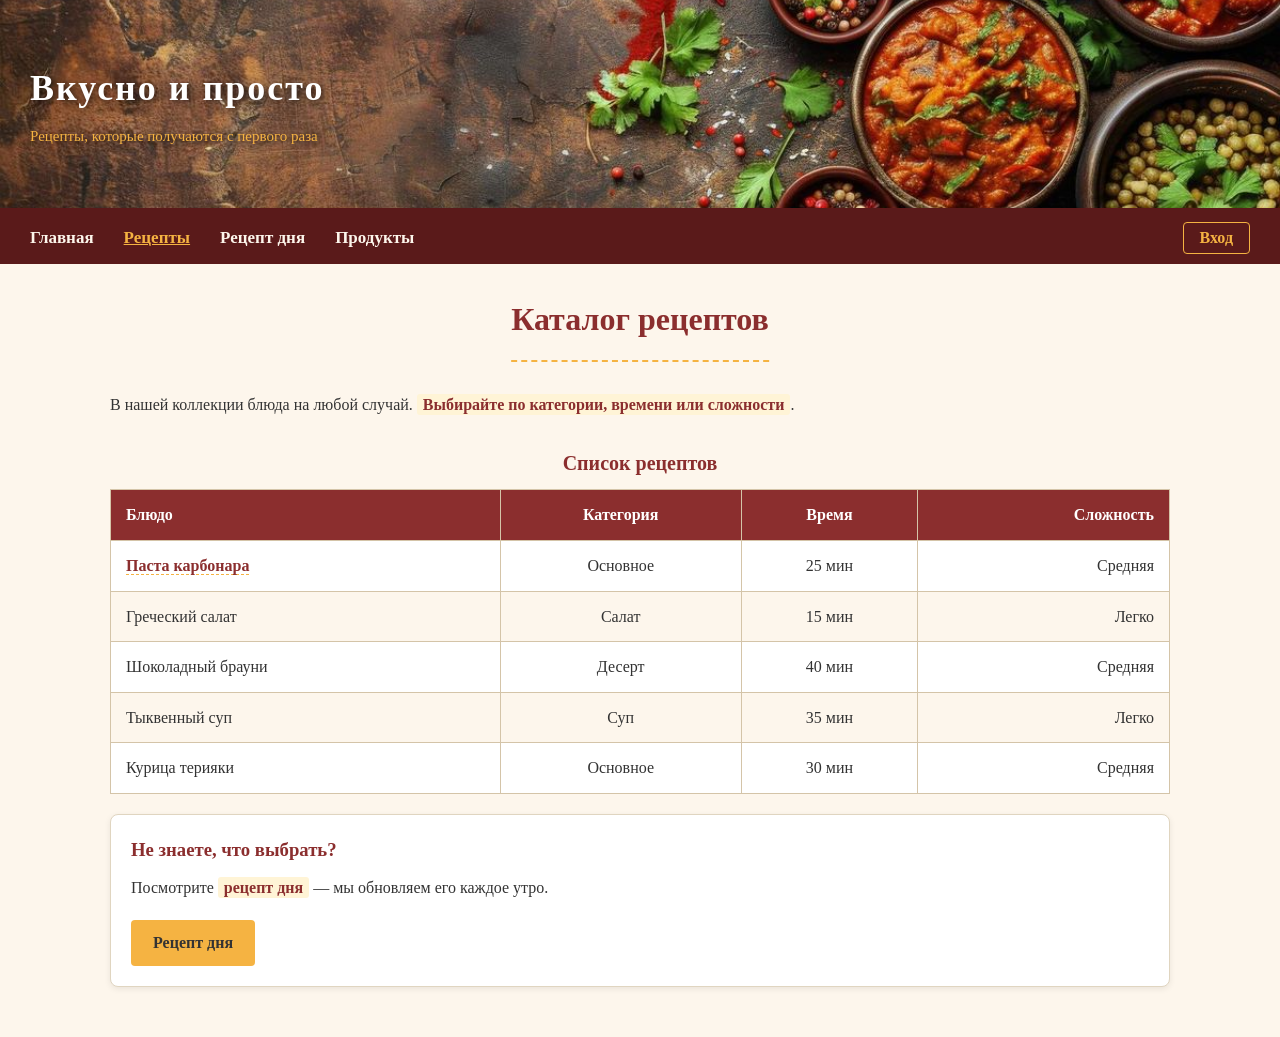
<file: lab4/recipes.html>
<!DOCTYPE html>
<html lang="ru">
<head>
  <meta charset="UTF-8">
  <meta name="viewport" content="width=device-width, initial-scale=1.0">
  <title>Вкусно и просто — Каталог рецептов</title>
  <link rel="stylesheet" href="css/variables.css">
  <link rel="stylesheet" href="css/base.css">
  <link rel="stylesheet" href="css/flex.css">
  <link rel="stylesheet" href="css/animation.css">
  <link rel="stylesheet" href="css/form.css">
</head>
<body>

  <header class="header">
    <h1 class="header__title">Вкусно и просто</h1>
    <p class="header__subtitle">Рецепты, которые получаются с первого раза</p>
  </header>

  <nav class="nav">
    <a class="nav__link" href="index.html">Главная</a>
    <a class="nav__link nav__link--active" href="recipes.html">Рецепты</a>
    <a class="nav__link" href="recipe.html">Рецепт дня</a>
    <a class="nav__link" href="products.html">Продукты</a>
    <button class="nav__login-btn" id="open-login">Вход</button>
  </nav>

  <main class="main">
    <h2 class="page-title">Каталог рецептов</h2>

    <p>
      В нашей коллекции блюда на любой случай.
      <span class="highlight">Выбирайте по категории, времени или сложности</span>.
    </p>

    <table class="table">
      <caption class="table__caption">Список рецептов</caption>
      <thead>
        <tr>
          <th class="table__cell--left">Блюдо</th>
          <th class="table__cell--center">Категория</th>
          <th class="table__cell--center">Время</th>
          <th class="table__cell--right">Сложность</th>
        </tr>
      </thead>
      <tbody>
        <tr>
          <td class="table__cell--left"><a href="recipe.html">Паста карбонара</a></td>
          <td class="table__cell--center">Основное</td>
          <td class="table__cell--center">25 мин</td>
          <td class="table__cell--right">Средняя</td>
        </tr>
        <tr>
          <td class="table__cell--left">Греческий салат</td>
          <td class="table__cell--center">Салат</td>
          <td class="table__cell--center">15 мин</td>
          <td class="table__cell--right">Легко</td>
        </tr>
        <tr>
          <td class="table__cell--left">Шоколадный брауни</td>
          <td class="table__cell--center">Десерт</td>
          <td class="table__cell--center">40 мин</td>
          <td class="table__cell--right">Средняя</td>
        </tr>
        <tr>
          <td class="table__cell--left">Тыквенный суп</td>
          <td class="table__cell--center">Суп</td>
          <td class="table__cell--center">35 мин</td>
          <td class="table__cell--right">Легко</td>
        </tr>
        <tr>
          <td class="table__cell--left">Курица терияки</td>
          <td class="table__cell--center">Основное</td>
          <td class="table__cell--center">30 мин</td>
          <td class="table__cell--right">Средняя</td>
        </tr>
      </tbody>
    </table>

    <div class="card">
      <h3 class="card__title">Не знаете, что выбрать?</h3>
      <p class="card__text">
        Посмотрите <span class="highlight">рецепт дня</span> — мы обновляем его каждое утро.
      </p>
      <a href="recipe.html" class="button">Рецепт дня</a>
    </div>
  </main>
<div class="modal" id="login-modal">
  <div class="modal__overlay" id="close-modal-overlay"></div>
  <div class="modal__content">
    <button class="modal__close" id="close-modal-btn">&times;</button>
    
    <form class="form" id="login-form" novalidate>
      <h2 class="form__title">Вход в личный кабинет</h2>
      
      <label class="form__field">
        <span class="form__label">Логин</span>
        <input class="form__input" type="text" id="login" name="login" placeholder="Ваш логин" required>
      </label>
      
      <label class="form__field">
        <span class="form__label">Пароль</span>
        <input class="form__input" type="password" id="password" name="password" placeholder="••••••••" required>
      </label>
      
      <label class="form__field">
        <span class="form__label">Email</span>
        <input class="form__input" type="email" id="email" name="email" placeholder="you@example.com">
      </label>
      
      <label class="form__checkbox">
        <input class="form__checkbox-input" type="checkbox" id="agreement" required>
        <span class="form__checkbox-text">Согласен на обработку персональных данных</span>
      </label>
      
      <button class="button button--primary form__submit" type="submit">Войти</button>
      <p class="form__message" id="form-message" role="status"></p>
    </form>
  </div>
</div>

<script src="js/form.js"></script>

</body>
</html>
</file>
<file: lab2/css/style.css>
/* 
   СБРОС И БАЗОВЫЕ СТИЛИ
   */
* {
    margin: 0;
    padding: 0;
    box-sizing: border-box;
}

body {
    font-family: Georgia, 'Times New Roman', serif;
    background-color: #fdf6ec;
    color: #333;
    line-height: 1.6;
}

/*
   СЕЛЕКТОР ТЕГА
    */
header {
    background-color: #8b2e2e;
    background-image: url('../images/main-image.jpg');
    background-size: cover;
    background-position: center;
    background-repeat: no-repeat;
    color: #fff;
    padding: 60px 40px;
    border-bottom: 4px solid #5a1a1a;
    text-shadow: 2px 2px 6px rgba(0, 0, 0, 0.7);
}

header h1 {
    font-size: 36px;
    letter-spacing: 2px;
}

header p {
    font-size: 15px;
    color: #f5b342;
    margin-top: 5px;
}

nav {
    background-color: #5a1a1a;
    padding: 12px 40px;
}

nav a {
    color: #fdf6ec;
    text-decoration: none;
    margin-right: 25px;
    font-size: 17px;
    font-weight: bold;
    transition: color 0.3s;
}

nav a:hover {
    color: #f5b342;
    text-decoration: underline;
}


/* 
   СЕЛЕКТОР КЛАССА
   */
.container {
    max-width: 1100px;
    margin: 0 auto;
    padding: 30px 20px;
}

.card {
    background-color: #fff;
    border: 1px solid #e0d5c0;
    border-radius: 8px;
    padding: 20px;
    margin-bottom: 20px;
    box-shadow: 0 2px 6px rgba(0, 0, 0, 0.08);
}

.card h3 {
    color: #8b2e2e;
    margin-bottom: 10px;
}

.highlight {
    background-color: #fff4d6;
    padding: 2px 6px;
    border-radius: 3px;
    font-weight: bold;
    color: #8b2e2e;
}

.btn {
    display: inline-block;
    background-color: #f5b342;
    color: #333;
    padding: 10px 22px;
    border-radius: 4px;
    text-decoration: none;
    font-weight: bold;
    margin-top: 10px;
    transition: background-color 0.3s;
}

.btn:hover {
    background-color: #e0a02a;
}
.main-image {
    
    max-width: 100%;
    height: auto;
    display: block;
    margin: 0 auto 20px auto;
    border-radius: 10px;
    border: 3px solid #8b2e2e;
}


.page-title {
    color: #8b2e2e;
    text-align: center;
    font-size: 32px;
    margin-bottom: 25px;
    border-bottom: 2px dashed #f5b342;
    padding-bottom: 15px;
}


.small-image {
    width: 400px;
    max-width: 100%;
    height: auto;
    display: block;
    margin: 0 auto 20px auto;
    border-radius: 10px;
    
}

/* 
   ТАБЛИЦА
    */
table {
    width: 100%;
    border-collapse: collapse;
    margin: 20px 0;
    background-color: #fff;
}

table caption {
    caption-side: top;
    font-size: 20px;
    font-weight: bold;
    color: #8b2e2e;
    padding: 10px;
    text-align: center;
}

table th, table td {
    border: 1px solid #d4c4a8;
    padding: 12px 15px;
}

table th {
    background-color: #8b2e2e;
    color: #fff;
    font-size: 16px;
}

.col-left   { text-align: left;   }
.col-center { text-align: center; }
.col-right  { text-align: right;  }

table tr:nth-child(even) {
    background-color: #fdf6ec;
}

table tr:hover {
    background-color: #fff4d6;
}
table td a {
    color: #8b2e2e;
    text-decoration: none;
    font-weight: bold;
    border-bottom: 1px dashed #f5b342;
    transition: color 0.3s, border-color 0.3s;
}

table td a:hover {
    color: #f5b342;
    border-bottom-color: #8b2e2e;
}

/* 
   СПИСКИ
    */
ul.ingredients {
    list-style-type: square;
    padding-left: 25px;
    margin: 15px 0;
}

ul.ingredients li {
    margin-bottom: 8px;
}

ol.steps {
    padding-left: 25px;
    margin: 15px 0;
}

ol.steps li {
    margin-bottom: 12px;
}

/* 
   БЛОЧНЫЕ И СТРОЧНЫЕ ЭЛЕМЕНТЫ
    */
.recipe-meta {
    display: flex;
    justify-content: space-around;
    background-color: #fff4d6;
    padding: 15px;
    border-radius: 6px;
    margin: 15px 0;
    flex-wrap: wrap;
}

.recipe-meta span {
    font-weight: bold;
    color: #8b2e2e;
}

/* 
   АДАПТИВ
   */
img {
    max-width: 100%;
}
</file>
<file: lab4/css/variables.css>
:root {
  /* Основные цвета */
  --color-bg:           #fdf6ec;
  --color-surface:      #ffffff;
  --color-text:         #333333;
  --color-text-inverse: #ffffff;

  /* Бренд */
  --color-primary:      #8b2e2e;   /* тёмно-красный */
  --color-primary-dark: #5a1a1a;   /* для nav / border */
  --color-accent:       #f5b342;   /* золотой */
  --color-accent-dark:  #e0a02a;   /* hover */

  /* Подложки */
  --color-highlight-bg: #fff4d6;
  --color-border:       #e0d5c0;
  --color-border-table: #d4c4a8;
  --color-row-even:     #fdf6ec;
  --color-row-hover:    #fff4d6;

  /* Тени */
  --shadow-card:        0 2px 6px rgba(0, 0, 0, 0.08);
  --shadow-header-text: 2px 2px 6px rgba(0, 0, 0, 0.7);

  /* Отступы (шкала) */
  --space-xs: 6px;
  --space-sm: 10px;
  --space-md: 20px;
  --space-lg: 30px;
  --space-xl: 60px;

  /* Радиусы */
  --radius-sm: 4px;
  --radius-md: 8px;
  --radius-lg: 10px;
}
</file>
<file: lab4/css/base.css>
/* ===== Сброс ===== */
*,
*::before,
*::after {
  margin: 0;
  padding: 0;
  box-sizing: border-box;
}
/* ===== Nav ===== */
.nav {
  display: flex;
  flex-wrap: wrap;
  align-items: center;
  gap: var(--space-lg);
  background-color: var(--color-primary-dark);
  padding: var(--space-sm) var(--space-lg);
}

/* Кнопка входа прижимается вправо */
.nav__login-btn {
  margin-left: auto; /* Магия Flexbox: отправляет кнопку в самый конец */
  background: none;
  border: 1px solid var(--color-accent);
  color: var(--color-accent);
  padding: 6px 16px;
  border-radius: var(--radius-sm);
  font-family: inherit;
  font-size: 16px;
  font-weight: bold;
  cursor: pointer;
  transition: all var(--transition-fast);
}

.nav__login-btn:hover {
  background-color: var(--color-accent);
  color: var(--color-primary-dark);
}
/* ===== База ===== */
body {
  font-family: Georgia, 'Times New Roman', serif;
  background-color: var(--color-bg);
  color: var(--color-text);
  line-height: 1.6;
  min-height: 100vh;
}

img {
  max-width: 100%;
  height: auto;
}


/* ===== Header ===== */
.header {
  background-color: var(--color-primary);
  background-image: url('../images/main-image.jpg');
  background-size: cover;
  background-position: center;
  background-repeat: no-repeat;
  color: var(--color-text-inverse);
  padding: var(--space-xl) var(--space-lg);
  border-bottom: 4px solid var(--color-primary-dark);
  text-shadow: var(--shadow-header-text);
}

.header__title {
  font-size: 36px;
  letter-spacing: 2px;
}

.header__subtitle {
  font-size: 15px;
  color: var(--color-accent);
  margin-top: var(--space-xs);
}

/* ===== Nav ===== */

.nav__link {
  color: var(--color-bg);
  text-decoration: none;
  font-size: 17px;
  font-weight: bold;
  transition: color var(--transition-fast);
}

.nav__link:hover,
.nav__link--active {
  color: var(--color-accent);
  text-decoration: underline;
}

/* ===== Layout ===== */
.main {
  max-width: 1100px;
  margin: 0 auto;
  padding: var(--space-lg) var(--space-md);
}

/* ===== Page title ===== */
.page-title {
  color: var(--color-primary);
  text-align: center;
  font-size: 32px;
  margin-bottom: var(--space-lg);
  border-bottom: 2px dashed var(--color-accent);
  padding-bottom: 15px;
}

/* ===== Card ===== */
.card {
  background-color: var(--color-surface);
  border: 1px solid var(--color-border);
  border-radius: var(--radius-md);
  padding: var(--space-md);
  margin-bottom: var(--space-md);
  box-shadow: var(--shadow-card);
}

.card__title {
  color: var(--color-primary);
  margin-bottom: var(--space-sm);
}

.card__text {
  margin-bottom: var(--space-sm);
}

/* ===== Highlight ===== */
.highlight {
  background-color: var(--color-highlight-bg);
  padding: 2px 6px;
  border-radius: 3px;
  font-weight: bold;
  color: var(--color-primary);
}

/* ===== Button ===== */
.button {
  display: inline-block;
  background-color: var(--color-accent);
  color: var(--color-text);
  padding: var(--space-sm) 22px;
  border: none;
  border-radius: var(--radius-sm);
  text-decoration: none;
  font-weight: bold;
  font-size: 16px;
  font-family: inherit;
  cursor: pointer;
  margin-top: var(--space-sm);
  transition: background-color var(--transition-fast),
              transform var(--transition-fast);
}

.button:hover {
  background-color: var(--color-accent-dark);
  transform: translateY(-1px);
}

.button--primary {
  background-color: var(--color-primary);
  color: var(--color-text-inverse);
}

.button--primary:hover {
  background-color: var(--color-primary-dark);
}

/* ===== Images ===== */
.main-image {
  max-width: 100%;
  height: auto;
  display: block;
  margin: 0 auto var(--space-md) auto;
  border-radius: var(--radius-lg);
  border: 3px solid var(--color-primary);
}

.small-image {
  width: 400px;
  max-width: 100%;
  height: auto;
  display: block;
  margin: 0 auto var(--space-md) auto;
  border-radius: var(--radius-lg);
}

/* ===== Table ===== */
.table {
  width: 100%;
  border-collapse: collapse;
  margin: var(--space-md) 0;
  background-color: var(--color-surface);
}

.table__caption {
  caption-side: top;
  font-size: 20px;
  font-weight: bold;
  color: var(--color-primary);
  padding: var(--space-sm);
  text-align: center;
}

.table th,
.table td {
  border: 1px solid var(--color-border-table);
  padding: 12px 15px;
}

.table th {
  background-color: var(--color-primary);
  color: var(--color-text-inverse);
  font-size: 16px;
}

.table__cell--left   { text-align: left;   }
.table__cell--center { text-align: center; }
.table__cell--right  { text-align: right;  }

.table tbody tr:nth-child(even) {
  background-color: var(--color-row-even);
}

.table tbody tr:hover {
  background-color: var(--color-row-hover);
}

.table td a {
  color: var(--color-primary);
  text-decoration: none;
  font-weight: bold;
  border-bottom: 1px dashed var(--color-accent);
  transition: color var(--transition-fast),
              border-color var(--transition-fast);
}

.table td a:hover {
  color: var(--color-accent);
  border-bottom-color: var(--color-primary);
}

/* ===== Lists ===== */
.list {
  padding-left: 25px;
  margin: 15px 0;
}

.list--ingredients {
  list-style-type: square;
}

.list__item {
  margin-bottom: 8px;
}

.list--steps .list__item {
  margin-bottom: 12px;
}

/* ===== Recipe meta ===== */
.recipe-meta {
  display: flex;
  justify-content: space-around;
  flex-wrap: wrap;
  gap: var(--space-sm);
  background-color: var(--color-highlight-bg);
  padding: 15px;
  border-radius: var(--radius-sm);
  margin: 15px 0;
}

.recipe-meta__item {
  font-weight: bold;
  color: var(--color-primary);
}
</file>
<file: lab4/css/flex.css>
/* Ряд карточек на Flexbox */
.cards {
  display: flex;
  flex-wrap: wrap;
  gap: var(--space-md);
  margin-bottom: var(--space-md);
}

.cards > .card {
  flex: 1 1 280px;
  display: flex;
  flex-direction: column;
  margin-bottom: 0;
}

.cards > .card .button {
  margin-top: auto;
  align-self: flex-start;
}
</file>
<file: lab4/css/animation.css>
/* 1. Плавный подъём карточек */
.card {
  transition:
    transform 0.35s cubic-bezier(0.34, 1.56, 0.64, 1),
    box-shadow var(--transition-base);
}

.card:hover {
  transform: translateY(-6px);
  box-shadow: var(--shadow-card-hover);
}

/* 2. Анимированное подчёркивание заголовка */
.page-title {
  position: relative;
  display: inline-block;
  left: 50%;
  transform: translateX(-50%);
}

.page-title::after {
  content: "";
  position: absolute;
  left: 50%;
  bottom: -8px;
  width: 0;
  height: 3px;
  background-color: var(--color-accent);
  transform: translateX(-50%);
  transition: width 0.4s ease;
}

.page-title:hover::after {
  width: 100%;
}



.badge {
  display: inline-block;
  background-color: var(--color-accent);
  color: var(--color-text);
  padding: 4px 12px;
  border-radius: var(--radius-sm);
  font-weight: bold;
  font-size: 14px;
}

/* 4. Плавное появление карточек при загрузке */
@keyframes fadeUp {
  from { opacity: 0; transform: translateY(20px); }
  to   { opacity: 1; transform: translateY(0);    }
}

.card {
  animation: fadeUp 0.5s ease both;
}

.cards > .card:nth-child(1) { animation-delay: 0.05s; }
.cards > .card:nth-child(2) { animation-delay: 0.15s; }
.cards > .card:nth-child(3) { animation-delay: 0.25s; }

.product-grid > .card:nth-child(1) { animation-delay: 0.05s; }
.product-grid > .card:nth-child(2) { animation-delay: 0.15s; }
.product-grid > .card:nth-child(3) { animation-delay: 0.25s; }
</file>
<file: lab4/css/form.css>
.main--center {
  display: flex;
  justify-content: center;
  align-items: flex-start;
  min-height: 70vh;
  padding: var(--space-xl) var(--space-md);
}
/* Кнопка «Вход» в навигации */
.nav__login-btn {
  margin-left: auto; /* Прижимает кнопку вправо */
  background: none;
  border: 1px solid var(--color-accent);
  color: var(--color-accent);
  padding: 6px 16px;
  border-radius: var(--radius-sm);
  font-family: inherit;
  font-size: 16px;
  font-weight: bold;
  cursor: pointer;
  transition: all var(--transition-fast);
}

.nav__login-btn:hover {
  background-color: var(--color-accent);
  color: var(--color-primary-dark);
}
/* ===== Модальное окно ===== */
.modal {
  display: none; /* Скрыто по умолчанию */
  position: fixed;
  top: 0;
  left: 0;
  width: 100%;
  height: 100%;
  z-index: 1000;
  align-items: center;
  justify-content: center;
}

/* Класс для открытия окна */
.modal--open {
  display: flex;
}

/* Затемненный фон */
.modal__overlay {
  position: absolute;
  top: 0;
  left: 0;
  width: 100%;
  height: 100%;
  background-color: rgba(0, 0, 0, 0.6);
  backdrop-filter: blur(3px); /* Легкое размытие фона */
  animation: fadeIn 0.3s ease;
}

/* Само окно */
.modal__content {
  position: relative;
  z-index: 1001;
  width: 100%;
  max-width: 420px;
  background-color: var(--color-surface);
  padding: var(--space-lg);
  border-radius: var(--radius-md);
  box-shadow: 0 10px 30px rgba(0, 0, 0, 0.2);
  animation: slideDown 0.3s ease;
}

/* Кнопка закрытия (крестик) */
.modal__close {
  position: absolute;
  top: 15px;
  right: 20px;
  background: none;
  border: none;
  font-size: 28px;
  color: var(--color-text);
  cursor: pointer;
  line-height: 1;
  transition: color var(--transition-fast);
}

.modal__close:hover {
  color: var(--color-primary);
}

/* Анимации для модалки */
@keyframes fadeIn {
  from { opacity: 0; }
  to { opacity: 1; }
}

@keyframes slideDown {
  from { opacity: 0; transform: translateY(-20px); }
  to { opacity: 1; transform: translateY(0); }
}
.form {
  width: 100%;
  max-width: 420px;
  display: flex;
  flex-direction: column;
  gap: var(--space-md);
  background-color: var(--color-surface);
  border: 1px solid var(--color-border);
  border-radius: var(--radius-md);
  padding: var(--space-lg);
  box-shadow: var(--shadow-card);
  animation: fadeUp 0.5s ease both;
}

.form__title {
  color: var(--color-primary);
  text-align: center;
  font-size: 24px;
}

.form__field {
  display: flex;
  flex-direction: column;
  gap: var(--space-xs);
}

.form__label {
  font-weight: bold;
  color: var(--color-primary-dark);
  font-size: 14px;
}

.form__input {
  padding: var(--space-sm) var(--space-md);
  border: 1px solid var(--color-border);
  border-radius: var(--radius-sm);
  font-size: 16px;
  font-family: inherit;
  background-color: var(--color-surface);
  color: var(--color-text);
  transition: border-color var(--transition-fast),
              box-shadow var(--transition-fast);
}

.form__input:focus {
  outline: none;
  border-color: var(--color-accent);
  box-shadow: 0 0 0 3px var(--color-highlight-bg);
}

.form__checkbox {
  display: flex;
  align-items: center;
  gap: var(--space-sm);
  cursor: pointer;
}

.form__checkbox-input {
  width: 18px;
  height: 18px;
  accent-color: var(--color-primary);
  cursor: pointer;
  flex-shrink: 0;
}

.form__checkbox-text {
  font-size: 14px;
  color: var(--color-text);
}

.form__submit {
  margin-top: 0;
  width: 100%;
}

.form__message {
  text-align: center;
  font-size: 14px;
  min-height: 1.2em;
}

.form__message--error   { color: var(--color-error);   }
.form__message--success { color: var(--color-success); }
</file>
<file: lab4/css/grid.css>
/* Главная сетка страницы через grid-template-areas */
.layout {
  display: grid;
  grid-template-areas:
    "header"
    "nav"
    "main";
  grid-template-rows: auto auto 1fr;
  min-height: 100vh;
}

.layout__header { grid-area: header; }
.layout__nav    { grid-area: nav;    }
.layout__main   { grid-area: main;   }

/* Сетка карточек продуктов */
.product-grid {
  display: grid;
  grid-template-columns: repeat(auto-fit, minmax(280px, 1fr));
  gap: var(--space-md);
  margin-bottom: var(--space-lg);
}

.product-grid > .card {
  display: flex;
  flex-direction: column;
  margin-bottom: 0;
}

.product-grid > .card .button {
  margin-top: auto;
  align-self: flex-start;
}

/* Блок «Сроки хранения» — тоже grid */
.storage {
  display: grid;
  gap: var(--space-md);
  margin-top: var(--space-lg);
}
</file>
